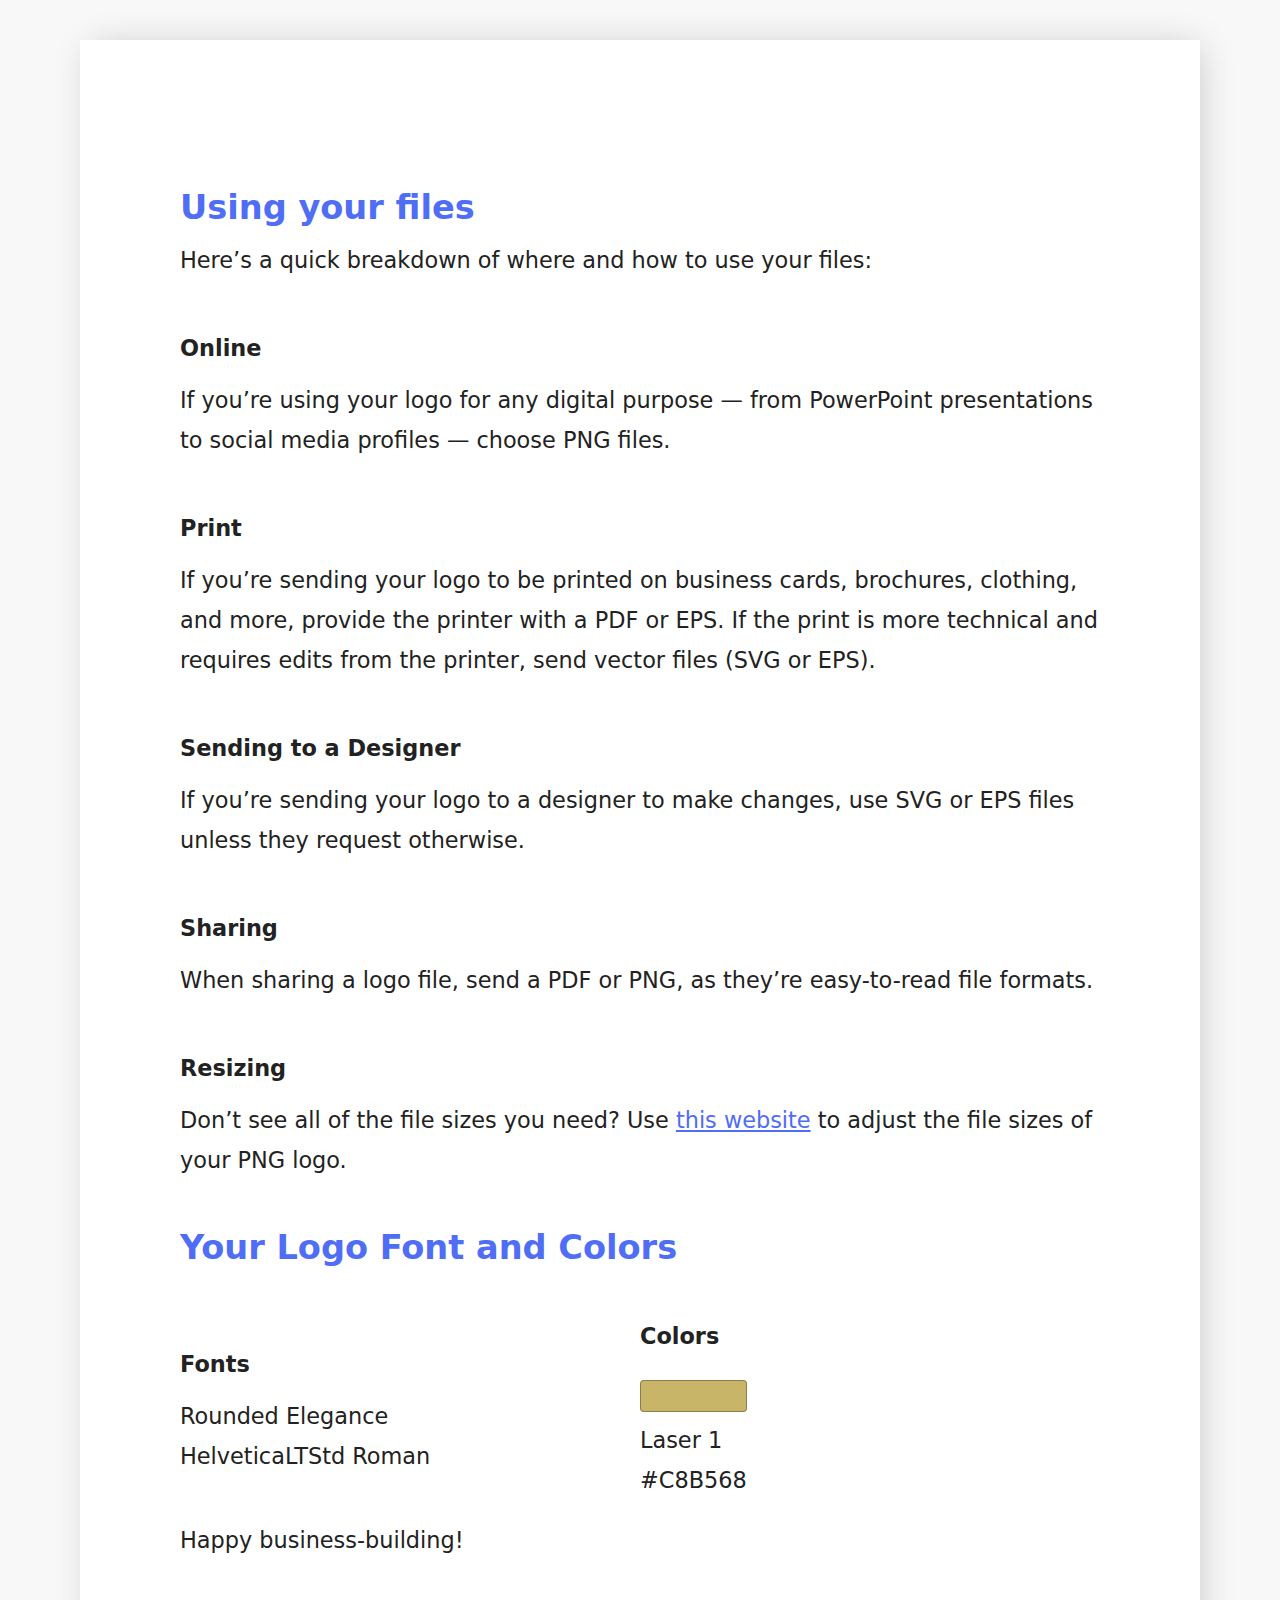
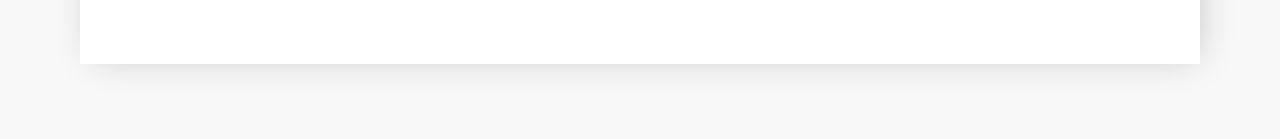
<file: RoboStockApp/static/RoboStock/Images/RoboStock Logo (Black)/getting_started_guide.html>
<!DOCTYPE html/>
<html>

<head>
    <meta charset="utf-8">
    <title>
        Congratulations on your custom logo!
    </title>
    <meta name="viewport" content="width=device-width, initial-scale=1">
    <style>
        @font-face {
            font-family: "Avenir W01";
            src:
                url("https://s3.ca-central-1.amazonaws.com/logojoy/dist/fonts/57bf7902-79ee-4b31-a327-1bbf59a3d155.eot?#iefix") format("eot"),
                url("https://s3.ca-central-1.amazonaws.com/logojoy/dist/fonts/b290e775-e0f9-4980-914b-a4c32a5e3e36.woff2") format("woff2"),
                url("https://s3.ca-central-1.amazonaws.com/logojoy/dist/fonts/4b978f72-bb48-46c3-909a-2a8cd2f8819c.woff") format("woff"),
                url("https://s3.ca-central-1.amazonaws.com/logojoy/dist/fonts/9bdf0737-f98c-477a-9365-ffc41b9d1285.ttf") format("truetype"),
                url("https://s3.ca-central-1.amazonaws.com/logojoy/dist/fonts/15281d0d-e3c2-46e1-94db-cb681e00bfaa.svg#15281d0d-e3c2-46e1-94db-cb681e00bfaa") format("svg");
            font-weight: 400;
            font-style: normal;
        }

        * {
            box-sizing: border-box;
        }

        body {
            background-color: #f8f8f8;
            font-family: "Avenir W01", sans;
            font-size: 1.4rem;
            line-height: 2.5rem;
            color: #222;
            margin: 0;
        }

        article {
            width: 100%;
            max-width: 70rem;
            padding: 100px;
            margin: 40px auto  75px;
            background-color: #fff;
            box-shadow: #c0c0c0 5px 0px 35px -8px;
        }
        h1, h2, h3 {
            margin-top: 3rem;
            margin-bottom: 0;
        }
        h3 {
            font-size: 1.4rem;
        }
        p {
            margin-top: .75rem;
            margin-bottom: .25rem;
        }
        hr {
            margin: 2rem auto;
            height: 3px;
            background-color: #f0f0f0;
            border: 0;
        }
        svg {
            width: 10em;
            height: auto;
            margin: 0 auto 40px;
            display: block;
        }
        h2 {
            color: #4f6df5;
        }
        a {
            color: #4f6df5;
        }
        .fonts_colors {
            display: flex;
            justify-content: center;
            align-items: center;
        }
        .fonts_colors > div {
            flex:1 1 50%;
        }

        .font {
            display: block;
        }

        .swatch {
            border: 1px solid rgba(0,0,0,.3);
            border-radius: 4px;
            height: 2rem;
            width: 100%;
            display: block;
            margin-bottom: .5rem;
        }
        .colors_list {
            display: flex;
        }
        .color {
            margin: 1.5rem 3rem .5rem 0;
        }
        .color span {
            white-space: nowrap;
            display: block;
        }

    </style>


</head>

<body>
    <article>
        <h2>
            Using your files
        </h2>
        <p>
            Here’s a quick breakdown of where and how to use your files:
        </p>
        <h3>
            Online
        </h3>
        <p>
            If you’re using your logo for any digital purpose — from PowerPoint presentations to social media profiles
            — choose
            PNG files.
        </p>
        <h3>
            Print
        </h3>
        <p>
            If you’re sending your logo to be printed on business cards, brochures, clothing, and more, provide the
            printer with a PDF or EPS. If the print is more technical and requires edits from the
            printer, send vector files (SVG or EPS).
        </p>

        <h3>
            Sending to a Designer
        </h3>
        <p>
            If you’re sending your logo to a designer to make changes, use SVG or EPS files unless
            they request otherwise.
        </p>

        <h3>
            Sharing
        </h3>
        <p>
            When sharing a logo file, send a PDF or PNG, as they’re easy-to-read file formats.
        </p>

        <h3>
            Resizing
        </h3>
        <p>
            Don’t see all of the file sizes you need? Use <a href="http://resizeimage.net/" target="_blank">this website</a> to adjust the file sizes of your PNG logo.
        </p>

        <h2>
            Your Logo Font and Colors
        </h2>
        <section class="fonts_colors">
            <div>
                <h3>Fonts</h3>
                <p class="font_list">
                    <span class="font">Rounded Elegance</span><span class="font"></span><span class="font">HelveticaLTStd Roman</span>
                </p>
            </div>
            <div>
                <h3>Colors</h3>
                <div class="colors_list">
                    
<div class="color">
	<span class="swatch" style="background-color: C8B568"></span>
	<span class="name">Laser 1</span>
	<span class="hex">#C8B568</span>
</div>

                </div>
            </div>
        </section>
        <p>
            Happy business-building!
        </p>
    </article>
</body>

</html>
</file>
